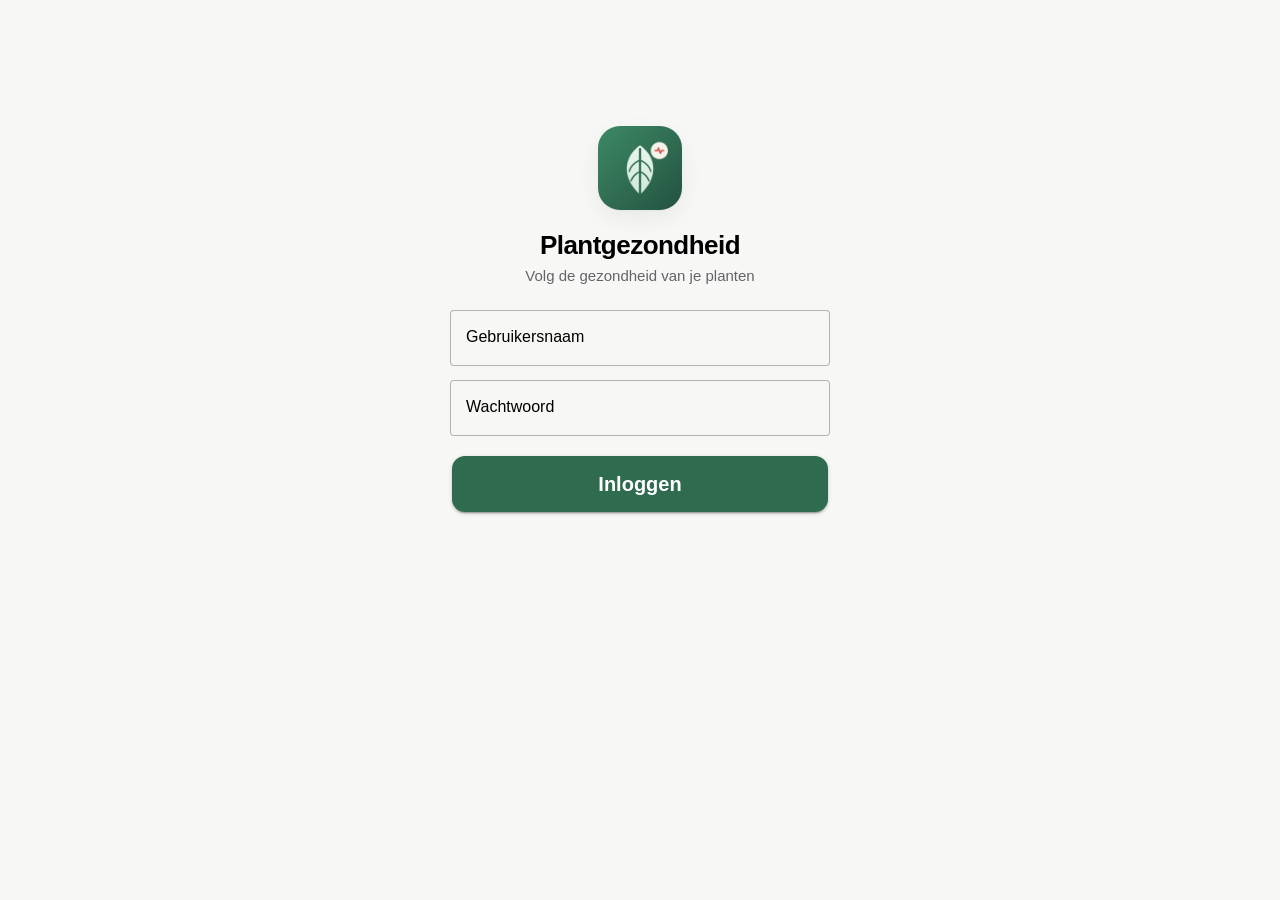
<file: index.html>
<!DOCTYPE html>
<html lang="nl">
<head>
  <meta charset="UTF-8" />
  <meta name="viewport" content="width=device-width, initial-scale=1.0, viewport-fit=cover, user-scalable=no" />
  <title>Plantgezondheid</title>
  <meta name="description" content="Analyseer de gezondheid van je planten met AI" />

  <meta name="theme-color" content="#2f6b4f" media="(prefers-color-scheme: light)" />
  <meta name="theme-color" content="#121b16" media="(prefers-color-scheme: dark)" />
  <meta name="mobile-web-app-capable" content="yes" />
  <meta name="apple-mobile-web-app-capable" content="yes" />
  <meta name="apple-mobile-web-app-status-bar-style" content="black-translucent" />
  <meta name="apple-mobile-web-app-title" content="Planten" />

  <link rel="manifest" href="manifest.webmanifest" />
  <link rel="icon" type="image/png" sizes="192x192" href="icons/icon-192.png" />
  <link rel="apple-touch-icon" href="icons/icon-192.png" />

  <!-- Ionic component library (zelf gehost — geen build-stap, geen CDN-afhankelijkheid) -->
  <link rel="stylesheet" href="vendor/ionic/css/ionic.bundle.css" />
  <link rel="stylesheet" href="vendor/ionic/css/palettes/dark.system.css" />
  <script type="module" src="vendor/ionic/ionic.esm.js"></script>

  <link rel="stylesheet" href="css/theme.css" />
  <script type="module" src="js/app.js"></script>
</head>
<body>
  <ion-app>
    <!-- Views renderen in deze div; overlays (modals) verhuizen naar ion-app zelf en blijven zo staan -->
    <div id="app">
      <div class="boot-splash">
        <img class="boot-logo" src="icons/icon-192.png" alt="" width="72" height="72" />
      </div>
    </div>
  </ion-app>

  <script>
    if ('serviceWorker' in navigator) {
      window.addEventListener('load', () => {
        // update() dwingt een check op een nieuwe sw.js af bij elke start
        navigator.serviceWorker.register('sw.js')
          .then((reg) => reg.update())
          .catch(() => {});
      });
      // Zodra een nieuwe versie de controle overneemt: één keer herladen,
      // zodat de gebruiker direct de nieuwste app ziet (niet pas de 2e keer).
      let hadController = Boolean(navigator.serviceWorker.controller);
      navigator.serviceWorker.addEventListener('controllerchange', () => {
        if (!hadController) { hadController = true; return; } // eerste installatie
        window.location.reload();
      });
    }
  </script>
</body>
</html>
</file>
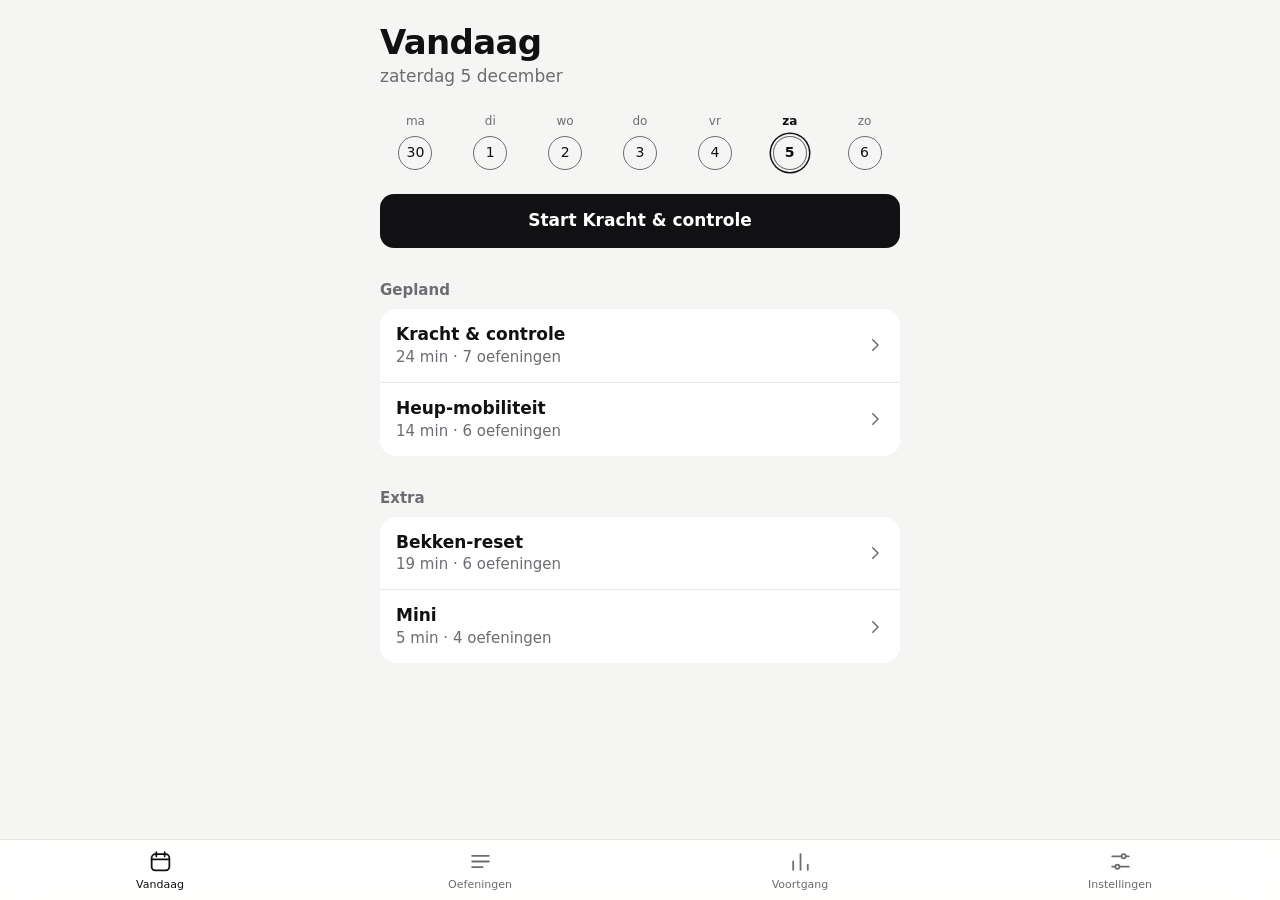
<file: bekken/index.html>
<!DOCTYPE html>
<html lang="nl">
<head>
  <meta charset="UTF-8" />
  <meta name="viewport" content="width=device-width, initial-scale=1.0, viewport-fit=cover, user-scalable=no" />
  <title>Bekken & Heupen</title>
  <meta name="description" content="Dagelijkse oefeningen voor je bekken en heupen, met timer en herhalingsteller" />

  <meta name="theme-color" content="#0f766e" media="(prefers-color-scheme: light)" />
  <meta name="theme-color" content="#0b1416" media="(prefers-color-scheme: dark)" />
  <meta name="mobile-web-app-capable" content="yes" />
  <meta name="apple-mobile-web-app-capable" content="yes" />
  <meta name="apple-mobile-web-app-status-bar-style" content="black-translucent" />
  <meta name="apple-mobile-web-app-title" content="Heupen" />

  <link rel="manifest" href="manifest.webmanifest" />
  <link rel="icon" type="image/png" sizes="192x192" href="icons/icon-192.png" />
  <link rel="apple-touch-icon" href="icons/icon-192.png" />
  <link rel="stylesheet" href="css/style.css" />
  <script type="module" src="js/app.js"></script>
</head>
<body>
  <div id="app"></div>

  <script>
    if ('serviceWorker' in navigator) {
      window.addEventListener('load', () => {
        navigator.serviceWorker.register('sw.js').then((reg) => reg.update()).catch(() => {});
      });
      // Nieuwe versie neemt de controle over: één keer herladen.
      let hadController = Boolean(navigator.serviceWorker.controller);
      navigator.serviceWorker.addEventListener('controllerchange', () => {
        if (!hadController) { hadController = true; return; }
        window.location.reload();
      });
    }
  </script>
</body>
</html>
</file>
<file: vendor/ionic/css/ionic.bundle.css>
:root{--ion-color-primary:#0054e9;--ion-color-primary-rgb:0,84,233;--ion-color-primary-contrast:#fff;--ion-color-primary-contrast-rgb:255,255,255;--ion-color-primary-shade:#004acd;--ion-color-primary-tint:#1a65eb;--ion-color-secondary:#0163aa;--ion-color-secondary-rgb:1,99,170;--ion-color-secondary-contrast:#fff;--ion-color-secondary-contrast-rgb:255,255,255;--ion-color-secondary-shade:#015796;--ion-color-secondary-tint:#1a73b3;--ion-color-tertiary:#6030ff;--ion-color-tertiary-rgb:96,48,255;--ion-color-tertiary-contrast:#fff;--ion-color-tertiary-contrast-rgb:255,255,255;--ion-color-tertiary-shade:#542ae0;--ion-color-tertiary-tint:#7045ff;--ion-color-success:#2dd55b;--ion-color-success-rgb:45,213,91;--ion-color-success-contrast:#000;--ion-color-success-contrast-rgb:0,0,0;--ion-color-success-shade:#28bb50;--ion-color-success-tint:#42d96b;--ion-color-warning:#ffc409;--ion-color-warning-rgb:255,196,9;--ion-color-warning-contrast:#000;--ion-color-warning-contrast-rgb:0,0,0;--ion-color-warning-shade:#e0ac08;--ion-color-warning-tint:#ffca22;--ion-color-danger:#c5000f;--ion-color-danger-rgb:197,0,15;--ion-color-danger-contrast:#fff;--ion-color-danger-contrast-rgb:255,255,255;--ion-color-danger-shade:#ad000d;--ion-color-danger-tint:#cb1a27;--ion-color-light:#f4f5f8;--ion-color-light-rgb:244,245,248;--ion-color-light-contrast:#000;--ion-color-light-contrast-rgb:0,0,0;--ion-color-light-shade:#d7d8da;--ion-color-light-tint:#f5f6f9;--ion-color-medium:#636469;--ion-color-medium-rgb:99,100,105;--ion-color-medium-contrast:#fff;--ion-color-medium-contrast-rgb:255,255,255;--ion-color-medium-shade:#57585c;--ion-color-medium-tint:#737478;--ion-color-dark:#222428;--ion-color-dark-rgb:34,36,40;--ion-color-dark-contrast:#fff;--ion-color-dark-contrast-rgb:255,255,255;--ion-color-dark-shade:#1e2023;--ion-color-dark-tint:#383a3e}html.ios{--ion-default-font:-apple-system,BlinkMacSystemFont,"Helvetica Neue","Roboto",sans-serif}html.md{--ion-default-font:"Roboto","Helvetica Neue",sans-serif}body.backdrop-no-scroll{overflow:hidden}html.ios ion-footer.modal-footer-moving ion-toolbar:first-of-type,html.ios ion-modal ion-footer ion-toolbar:first-of-type,html.ios ion-modal.modal-card ion-header ion-toolbar:first-of-type,html.ios ion-modal.modal-sheet ion-header ion-toolbar:first-of-type{padding-top:6px}html.ios ion-modal.modal-card ion-header ion-toolbar:last-of-type,html.ios ion-modal.modal-sheet ion-header ion-toolbar:last-of-type{padding-bottom:6px}html.ios .modal-footer-moving ion-toolbar,html.ios ion-modal ion-toolbar{padding-right:calc(var(--ion-safe-area-right) + 8px);padding-left:calc(var(--ion-safe-area-left) + 8px)}@media screen and (min-width:768px){html.ios ion-modal.modal-card:first-of-type{--backdrop-opacity:0.18}}ion-modal.modal-default.show-modal~ion-modal.modal-default{--backdrop-opacity:0;--box-shadow:none}html.ios ion-modal.modal-card .ion-page{border-top-left-radius:var(--border-radius)}.ion-color-primary{--ion-color-base:var(--ion-color-primary, #0054e9)!important;--ion-color-base-rgb:var(--ion-color-primary-rgb, 0, 84, 233)!important;--ion-color-contrast:var(--ion-color-primary-contrast, #fff)!important;--ion-color-contrast-rgb:var(--ion-color-primary-contrast-rgb, 255, 255, 255)!important;--ion-color-shade:var(--ion-color-primary-shade, #004acd)!important;--ion-color-tint:var(--ion-color-primary-tint, #1a65eb)!important}.ion-color-secondary{--ion-color-base:var(--ion-color-secondary, #0163aa)!important;--ion-color-base-rgb:var(--ion-color-secondary-rgb, 1, 99, 170)!important;--ion-color-contrast:var(--ion-color-secondary-contrast, #fff)!important;--ion-color-contrast-rgb:var(--ion-color-secondary-contrast-rgb, 255, 255, 255)!important;--ion-color-shade:var(--ion-color-secondary-shade, #015796)!important;--ion-color-tint:var(--ion-color-secondary-tint, #1a73b3)!important}.ion-color-tertiary{--ion-color-base:var(--ion-color-tertiary, #6030ff)!important;--ion-color-base-rgb:var(--ion-color-tertiary-rgb, 96, 48, 255)!important;--ion-color-contrast:var(--ion-color-tertiary-contrast, #fff)!important;--ion-color-contrast-rgb:var(--ion-color-tertiary-contrast-rgb, 255, 255, 255)!important;--ion-color-shade:var(--ion-color-tertiary-shade, #542ae0)!important;--ion-color-tint:var(--ion-color-tertiary-tint, #7045ff)!important}.ion-color-success{--ion-color-base:var(--ion-color-success, #2dd55b)!important;--ion-color-base-rgb:var(--ion-color-success-rgb, 45, 213, 91)!important;--ion-color-contrast:var(--ion-color-success-contrast, #000)!important;--ion-color-contrast-rgb:var(--ion-color-success-contrast-rgb, 0, 0, 0)!important;--ion-color-shade:var(--ion-color-success-shade, #28bb50)!important;--ion-color-tint:var(--ion-color-success-tint, #42d96b)!important}.ion-color-warning{--ion-color-base:var(--ion-color-warning, #ffc409)!important;--ion-color-base-rgb:var(--ion-color-warning-rgb, 255, 196, 9)!important;--ion-color-contrast:var(--ion-color-warning-contrast, #000)!important;--ion-color-contrast-rgb:var(--ion-color-warning-contrast-rgb, 0, 0, 0)!important;--ion-color-shade:var(--ion-color-warning-shade, #e0ac08)!important;--ion-color-tint:var(--ion-color-warning-tint, #ffca22)!important}.ion-color-danger{--ion-color-base:var(--ion-color-danger, #c5000f)!important;--ion-color-base-rgb:var(--ion-color-danger-rgb, 197, 0, 15)!important;--ion-color-contrast:var(--ion-color-danger-contrast, #fff)!important;--ion-color-contrast-rgb:var(--ion-color-danger-contrast-rgb, 255, 255, 255)!important;--ion-color-shade:var(--ion-color-danger-shade, #ad000d)!important;--ion-color-tint:var(--ion-color-danger-tint, #cb1a27)!important}.ion-color-light{--ion-color-base:var(--ion-color-light, #f4f5f8)!important;--ion-color-base-rgb:var(--ion-color-light-rgb, 244, 245, 248)!important;--ion-color-contrast:var(--ion-color-light-contrast, #000)!important;--ion-color-contrast-rgb:var(--ion-color-light-contrast-rgb, 0, 0, 0)!important;--ion-color-shade:var(--ion-color-light-shade, #d7d8da)!important;--ion-color-tint:var(--ion-color-light-tint, #f5f6f9)!important}.ion-color-medium{--ion-color-base:var(--ion-color-medium, #636469)!important;--ion-color-base-rgb:var(--ion-color-medium-rgb, 99, 100, 105)!important;--ion-color-contrast:var(--ion-color-medium-contrast, #fff)!important;--ion-color-contrast-rgb:var(--ion-color-medium-contrast-rgb, 255, 255, 255)!important;--ion-color-shade:var(--ion-color-medium-shade, #57585c)!important;--ion-color-tint:var(--ion-color-medium-tint, #737478)!important}.ion-color-dark{--ion-color-base:var(--ion-color-dark, #222428)!important;--ion-color-base-rgb:var(--ion-color-dark-rgb, 34, 36, 40)!important;--ion-color-contrast:var(--ion-color-dark-contrast, #fff)!important;--ion-color-contrast-rgb:var(--ion-color-dark-contrast-rgb, 255, 255, 255)!important;--ion-color-shade:var(--ion-color-dark-shade, #1e2023)!important;--ion-color-tint:var(--ion-color-dark-tint, #383a3e)!important}.ion-page{left:0;right:0;top:0;bottom:0;display:flex;position:absolute;flex-direction:column;justify-content:space-between;contain:layout size style;z-index:0}.ion-page.ion-page-overlay-passthrough{pointer-events:none}ion-modal>.ion-page{position:relative;contain:layout style;height:100%}.split-pane-visible>.ion-page.split-pane-main{position:relative}.ion-page-hidden,ion-action-sheet-controller,ion-alert-controller,ion-loading-controller,ion-menu-controller,ion-modal-controller,ion-nav-controller,ion-picker-controller,ion-popover-controller,ion-route,ion-route-redirect,ion-router,ion-select-option,ion-toast-controller{display:none!important}.ion-page-invisible{opacity:0}.can-go-back>ion-header ion-back-button{display:block}html.plt-ios.plt-hybrid,html.plt-ios.plt-pwa{--ion-statusbar-padding:20px}@supports(padding-top:20px){html{--ion-safe-area-top:var(--ion-statusbar-padding)}}@supports(padding-top:env(safe-area-inset-top)){html{--ion-safe-area-top:var(--safe-area-inset-top, env(safe-area-inset-top));--ion-safe-area-bottom:var(--safe-area-inset-bottom, env(safe-area-inset-bottom));--ion-safe-area-left:var(--safe-area-inset-left, env(safe-area-inset-left));--ion-safe-area-right:var(--safe-area-inset-right, env(safe-area-inset-right))}}ion-card-header.ion-color .ion-inherit-color,ion-card.ion-color .ion-inherit-color{color:inherit}.menu-content{transform:translate3d(0,0,0)}.menu-content-open{cursor:pointer;touch-action:manipulation;pointer-events:none;overflow-y:hidden}.menu-content-open ion-content{--overflow:hidden}.menu-content-open .ion-content-scroll-host{overflow:hidden}.ios .menu-content-reveal{box-shadow:-8px 0 42px rgba(0,0,0,.08)}[dir=rtl].ios .menu-content-reveal{box-shadow:8px 0 42px rgba(0,0,0,.08)}.md .menu-content-push,.md .menu-content-reveal{box-shadow:4px 0 16px rgba(0,0,0,.18)}ion-accordion-group.accordion-group-expand-inset>ion-accordion:first-of-type{border-top-left-radius:8px;border-top-right-radius:8px}ion-accordion-group.accordion-group-expand-inset>ion-accordion:last-of-type{border-bottom-left-radius:8px;border-bottom-right-radius:8px}ion-accordion-group>ion-accordion:last-of-type ion-item[slot=header]{--border-width:0px}ion-accordion.accordion-animated>[slot=header] .ion-accordion-toggle-icon{transition:transform .3s cubic-bezier(.25, .8, .5, 1)}@media(prefers-reduced-motion:reduce){ion-accordion .ion-accordion-toggle-icon{transition:none!important}}ion-accordion.accordion-expanded>[slot=header] .ion-accordion-toggle-icon,ion-accordion.accordion-expanding>[slot=header] .ion-accordion-toggle-icon{transform:rotate(180deg)}ion-accordion-group.accordion-group-expand-inset.md>ion-accordion.accordion-previous ion-item[slot=header]{--border-width:0px;--inner-border-width:0px}ion-accordion-group.accordion-group-expand-inset.md>ion-accordion.accordion-expanded:first-of-type,ion-accordion-group.accordion-group-expand-inset.md>ion-accordion.accordion-expanding:first-of-type{margin-top:0}ion-input input::-webkit-date-and-time-value{text-align:start}.ion-datetime-button-overlay{--width:fit-content;--height:fit-content}.ion-datetime-button-overlay ion-datetime.datetime-grid{width:320px;min-height:320px}[ion-last-focus],[role=banner][tabindex="-1"]:focus,[role=heading][aria-level="1"][tabindex="-1"]:focus,[role=main][tabindex="-1"]:focus,h1[tabindex="-1"]:focus,header[tabindex="-1"]:focus,main[tabindex="-1"]:focus{outline:0}.popover-viewport:has(>ion-content){overflow:hidden}@supports not selector(:has(> ion-content)){.popover-viewport{overflow:hidden}}audio,canvas,progress,video{vertical-align:baseline}audio:not([controls]){display:none;height:0}b,strong{font-weight:700}img{max-width:100%}hr{height:1px;border-width:0;box-sizing:content-box}pre{overflow:auto}code,kbd,pre,samp{font-family:monospace,monospace;font-size:1em}input,label,select,textarea{font-family:inherit;line-height:normal}textarea{overflow:auto;height:auto;font:inherit;color:inherit}textarea::placeholder{padding-left:2px}form,input,optgroup,select{margin:0;font:inherit;color:inherit}html input[type=button],input[type=reset],input[type=submit]{cursor:pointer;-webkit-appearance:button}.ion-tappable,[tappable],[tappable] div,[tappable] ion-icon,[tappable] ion-label,[tappable] span,a,a div,a ion-icon,a ion-label,a span,button,button div,button ion-icon,button ion-label,button span,input,textarea{touch-action:manipulation}a ion-label,button ion-label{pointer-events:none}button{padding:0;border:0;border-radius:0;font-family:inherit;font-style:inherit;font-variant:inherit;line-height:1;text-transform:none;cursor:pointer;-webkit-appearance:button}[tappable]{cursor:pointer}a[disabled],button[disabled],html input[disabled]{cursor:default}button::-moz-focus-inner,input::-moz-focus-inner{padding:0;border:0}input[type=number]::-webkit-inner-spin-button,input[type=number]::-webkit-outer-spin-button{height:auto}input[type=search]::-webkit-search-cancel-button,input[type=search]::-webkit-search-decoration{-webkit-appearance:none}table{border-collapse:collapse;border-spacing:0}td,th{padding:0}*{box-sizing:border-box;-webkit-tap-highlight-color:transparent;-webkit-touch-callout:none}html{--ion-dynamic-font:-apple-system-body;--ion-font-family:var(--ion-default-font);width:100%;height:100%;-webkit-text-size-adjust:100%;text-size-adjust:100%;font-family:var(--ion-font-family)}html.ion-ce body{display:block}html.plt-pwa{height:100vh}body{background:var(--ion-background-color);color:var(--ion-text-color);-moz-osx-font-smoothing:grayscale;-webkit-font-smoothing:antialiased;margin:0;padding:0;position:fixed;width:100%;max-width:100%;height:100%;max-height:100%;transform:translateZ(0);text-rendering:optimizeLegibility;overflow:hidden;touch-action:manipulation;-webkit-user-drag:none;-ms-content-zooming:none;word-wrap:break-word;overscroll-behavior-y:none;-webkit-text-size-adjust:none;text-size-adjust:none}@supports(-webkit-touch-callout:none){html{font:var(--ion-dynamic-font, 16px var(--ion-font-family))}}a{background-color:transparent;color:var(--ion-color-primary,#0054e9)}h1,h2,h3,h4,h5,h6{margin-top:16px;margin-bottom:10px;font-weight:500;line-height:1.2}h1{margin-top:20px;font-size:1.625rem}h2{margin-top:18px;font-size:1.5rem}h3{font-size:1.375rem}h4{font-size:1.25rem}h5{font-size:1.125rem}h6{font-size:1rem}small{font-size:75%}sub,sup{position:relative;font-size:75%;line-height:0;vertical-align:baseline}sup{top:-.5em}sub{bottom:-.25em}.ion-no-padding{--padding-start:0;--padding-end:0;--padding-top:0;--padding-bottom:0;padding:0}.ion-padding{--padding-start:var(--ion-padding, 16px);--padding-end:var(--ion-padding, 16px);--padding-top:var(--ion-padding, 16px);--padding-bottom:var(--ion-padding, 16px);-webkit-padding-start:var(--ion-padding,16px);padding-inline-start:var(--ion-padding,16px);-webkit-padding-end:var(--ion-padding,16px);padding-inline-end:var(--ion-padding,16px);padding-top:var(--ion-padding,16px);padding-bottom:var(--ion-padding,16px)}.ion-padding-top{--padding-top:var(--ion-padding, 16px);padding-top:var(--ion-padding,16px)}.ion-padding-start{--padding-start:var(--ion-padding, 16px);-webkit-padding-start:var(--ion-padding,16px);padding-inline-start:var(--ion-padding,16px)}.ion-padding-end{--padding-end:var(--ion-padding, 16px);-webkit-padding-end:var(--ion-padding,16px);padding-inline-end:var(--ion-padding,16px)}.ion-padding-bottom{--padding-bottom:var(--ion-padding, 16px);padding-bottom:var(--ion-padding,16px)}.ion-padding-vertical{--padding-top:var(--ion-padding, 16px);--padding-bottom:var(--ion-padding, 16px);padding-top:var(--ion-padding,16px);padding-bottom:var(--ion-padding,16px)}.ion-padding-horizontal{--padding-start:var(--ion-padding, 16px);--padding-end:var(--ion-padding, 16px);-webkit-padding-start:var(--ion-padding,16px);padding-inline-start:var(--ion-padding,16px);-webkit-padding-end:var(--ion-padding,16px);padding-inline-end:var(--ion-padding,16px)}.ion-no-margin{--margin-start:0;--margin-end:0;--margin-top:0;--margin-bottom:0;margin:0}.ion-margin{--margin-start:var(--ion-margin, 16px);--margin-end:var(--ion-margin, 16px);--margin-top:var(--ion-margin, 16px);--margin-bottom:var(--ion-margin, 16px);-webkit-margin-start:var(--ion-margin,16px);margin-inline-start:var(--ion-margin,16px);-webkit-margin-end:var(--ion-margin,16px);margin-inline-end:var(--ion-margin,16px);margin-top:var(--ion-margin,16px);margin-bottom:var(--ion-margin,16px)}.ion-margin-top{--margin-top:var(--ion-margin, 16px);margin-top:var(--ion-margin,16px)}.ion-margin-start{--margin-start:var(--ion-margin, 16px);-webkit-margin-start:var(--ion-margin,16px);margin-inline-start:var(--ion-margin,16px)}.ion-margin-end{--margin-end:var(--ion-margin, 16px);-webkit-margin-end:var(--ion-margin,16px);margin-inline-end:var(--ion-margin,16px)}.ion-margin-bottom{--margin-bottom:var(--ion-margin, 16px);margin-bottom:var(--ion-margin,16px)}.ion-margin-vertical{--margin-top:var(--ion-margin, 16px);--margin-bottom:var(--ion-margin, 16px);margin-top:var(--ion-margin,16px);margin-bottom:var(--ion-margin,16px)}.ion-margin-horizontal{--margin-start:var(--ion-margin, 16px);--margin-end:var(--ion-margin, 16px);-webkit-margin-start:var(--ion-margin,16px);margin-inline-start:var(--ion-margin,16px);-webkit-margin-end:var(--ion-margin,16px);margin-inline-end:var(--ion-margin,16px)}.ion-float-left{float:left!important}.ion-float-right{float:right!important}.ion-float-start{float:left!important}:host-context([dir=rtl]) .ion-float-start{float:right!important}[dir=rtl] .ion-float-start{float:right!important}@supports selector(:dir(rtl)){.ion-float-start:dir(rtl){float:right!important}.ion-float-end:dir(rtl){float:left!important}}.ion-float-end{float:right!important}:host-context([dir=rtl]) .ion-float-end{float:left!important}[dir=rtl] .ion-float-end{float:left!important}.ion-text-center{text-align:center!important}.ion-text-justify{text-align:justify!important}.ion-text-start{text-align:start!important}.ion-text-end{text-align:end!important}.ion-text-left{text-align:left!important}.ion-text-right{text-align:right!important}.ion-text-nowrap{white-space:nowrap!important}.ion-text-wrap{white-space:normal!important}.ion-text-uppercase{text-transform:uppercase!important}.ion-text-lowercase{text-transform:lowercase!important}.ion-text-capitalize{text-transform:capitalize!important}.ion-align-content-start{align-content:flex-start!important}.ion-align-content-end{align-content:flex-end!important}.ion-align-content-center{align-content:center!important}.ion-align-content-between{align-content:space-between!important}.ion-align-content-around{align-content:space-around!important}.ion-align-content-stretch{align-content:stretch!important}.ion-align-items-start{align-items:start!important}.ion-align-items-end{align-items:end!important}.ion-align-items-center{align-items:center!important}.ion-align-items-stretch{align-items:stretch!important}.ion-align-items-baseline{align-items:baseline!important}.ion-align-self-start{align-self:start!important}.ion-align-self-end{align-self:end!important}.ion-align-self-center{align-self:center!important}.ion-align-self-stretch{align-self:stretch!important}.ion-align-self-baseline{align-self:baseline!important}.ion-align-self-auto{align-self:auto!important}@media(min-width:576px){.ion-float-sm-left{float:left!important}.ion-float-sm-right{float:right!important}.ion-float-sm-start{float:left!important}:host-context([dir=rtl]) .ion-float-sm-start{float:right!important}[dir=rtl] .ion-float-sm-start{float:right!important}@supports selector(:dir(rtl)){.ion-float-sm-start:dir(rtl){float:right!important}.ion-float-sm-end:dir(rtl){float:left!important}}.ion-float-sm-end{float:right!important}:host-context([dir=rtl]) .ion-float-sm-end{float:left!important}[dir=rtl] .ion-float-sm-end{float:left!important}.ion-text-sm-center{text-align:center!important}.ion-text-sm-justify{text-align:justify!important}.ion-text-sm-start{text-align:start!important}.ion-text-sm-end{text-align:end!important}.ion-text-sm-left{text-align:left!important}.ion-text-sm-right{text-align:right!important}.ion-text-sm-nowrap{white-space:nowrap!important}.ion-text-sm-wrap{white-space:normal!important}.ion-text-sm-uppercase{text-transform:uppercase!important}.ion-text-sm-lowercase{text-transform:lowercase!important}.ion-text-sm-capitalize{text-transform:capitalize!important}.ion-align-content-sm-start{align-content:flex-start!important}.ion-align-content-sm-end{align-content:flex-end!important}.ion-align-content-sm-center{align-content:center!important}.ion-align-content-sm-between{align-content:space-between!important}.ion-align-content-sm-around{align-content:space-around!important}.ion-align-content-sm-stretch{align-content:stretch!important}.ion-align-items-sm-start{align-items:start!important}.ion-align-items-sm-end{align-items:end!important}.ion-align-items-sm-center{align-items:center!important}.ion-align-items-sm-stretch{align-items:stretch!important}.ion-align-items-sm-baseline{align-items:baseline!important}.ion-align-self-sm-start{align-self:start!important}.ion-align-self-sm-end{align-self:end!important}.ion-align-self-sm-center{align-self:center!important}.ion-align-self-sm-stretch{align-self:stretch!important}.ion-align-self-sm-baseline{align-self:baseline!important}.ion-align-self-sm-auto{align-self:auto!important}}@media(min-width:768px){.ion-float-md-left{float:left!important}.ion-float-md-right{float:right!important}.ion-float-md-start{float:left!important}:host-context([dir=rtl]) .ion-float-md-start{float:right!important}[dir=rtl] .ion-float-md-start{float:right!important}@supports selector(:dir(rtl)){.ion-float-md-start:dir(rtl){float:right!important}.ion-float-md-end:dir(rtl){float:left!important}}.ion-float-md-end{float:right!important}:host-context([dir=rtl]) .ion-float-md-end{float:left!important}[dir=rtl] .ion-float-md-end{float:left!important}.ion-text-md-center{text-align:center!important}.ion-text-md-justify{text-align:justify!important}.ion-text-md-start{text-align:start!important}.ion-text-md-end{text-align:end!important}.ion-text-md-left{text-align:left!important}.ion-text-md-right{text-align:right!important}.ion-text-md-nowrap{white-space:nowrap!important}.ion-text-md-wrap{white-space:normal!important}.ion-text-md-uppercase{text-transform:uppercase!important}.ion-text-md-lowercase{text-transform:lowercase!important}.ion-text-md-capitalize{text-transform:capitalize!important}.ion-align-content-md-start{align-content:flex-start!important}.ion-align-content-md-end{align-content:flex-end!important}.ion-align-content-md-center{align-content:center!important}.ion-align-content-md-between{align-content:space-between!important}.ion-align-content-md-around{align-content:space-around!important}.ion-align-content-md-stretch{align-content:stretch!important}.ion-align-items-md-start{align-items:start!important}.ion-align-items-md-end{align-items:end!important}.ion-align-items-md-center{align-items:center!important}.ion-align-items-md-stretch{align-items:stretch!important}.ion-align-items-md-baseline{align-items:baseline!important}.ion-align-self-md-start{align-self:start!important}.ion-align-self-md-end{align-self:end!important}.ion-align-self-md-center{align-self:center!important}.ion-align-self-md-stretch{align-self:stretch!important}.ion-align-self-md-baseline{align-self:baseline!important}.ion-align-self-md-auto{align-self:auto!important}}@media(min-width:992px){.ion-float-lg-left{float:left!important}.ion-float-lg-right{float:right!important}.ion-float-lg-start{float:left!important}:host-context([dir=rtl]) .ion-float-lg-start{float:right!important}[dir=rtl] .ion-float-lg-start{float:right!important}@supports selector(:dir(rtl)){.ion-float-lg-start:dir(rtl){float:right!important}.ion-float-lg-end:dir(rtl){float:left!important}}.ion-float-lg-end{float:right!important}:host-context([dir=rtl]) .ion-float-lg-end{float:left!important}[dir=rtl] .ion-float-lg-end{float:left!important}.ion-text-lg-center{text-align:center!important}.ion-text-lg-justify{text-align:justify!important}.ion-text-lg-start{text-align:start!important}.ion-text-lg-end{text-align:end!important}.ion-text-lg-left{text-align:left!important}.ion-text-lg-right{text-align:right!important}.ion-text-lg-nowrap{white-space:nowrap!important}.ion-text-lg-wrap{white-space:normal!important}.ion-text-lg-uppercase{text-transform:uppercase!important}.ion-text-lg-lowercase{text-transform:lowercase!important}.ion-text-lg-capitalize{text-transform:capitalize!important}.ion-align-content-lg-start{align-content:flex-start!important}.ion-align-content-lg-end{align-content:flex-end!important}.ion-align-content-lg-center{align-content:center!important}.ion-align-content-lg-between{align-content:space-between!important}.ion-align-content-lg-around{align-content:space-around!important}.ion-align-content-lg-stretch{align-content:stretch!important}.ion-align-items-lg-start{align-items:start!important}.ion-align-items-lg-end{align-items:end!important}.ion-align-items-lg-center{align-items:center!important}.ion-align-items-lg-stretch{align-items:stretch!important}.ion-align-items-lg-baseline{align-items:baseline!important}.ion-align-self-lg-start{align-self:start!important}.ion-align-self-lg-end{align-self:end!important}.ion-align-self-lg-center{align-self:center!important}.ion-align-self-lg-stretch{align-self:stretch!important}.ion-align-self-lg-baseline{align-self:baseline!important}.ion-align-self-lg-auto{align-self:auto!important}}@media(min-width:1200px){.ion-float-xl-left{float:left!important}.ion-float-xl-right{float:right!important}.ion-float-xl-start{float:left!important}:host-context([dir=rtl]) .ion-float-xl-start{float:right!important}[dir=rtl] .ion-float-xl-start{float:right!important}@supports selector(:dir(rtl)){.ion-float-xl-start:dir(rtl){float:right!important}.ion-float-xl-end:dir(rtl){float:left!important}}.ion-float-xl-end{float:right!important}:host-context([dir=rtl]) .ion-float-xl-end{float:left!important}[dir=rtl] .ion-float-xl-end{float:left!important}.ion-text-xl-center{text-align:center!important}.ion-text-xl-justify{text-align:justify!important}.ion-text-xl-start{text-align:start!important}.ion-text-xl-end{text-align:end!important}.ion-text-xl-left{text-align:left!important}.ion-text-xl-right{text-align:right!important}.ion-text-xl-nowrap{white-space:nowrap!important}.ion-text-xl-wrap{white-space:normal!important}.ion-text-xl-uppercase{text-transform:uppercase!important}.ion-text-xl-lowercase{text-transform:lowercase!important}.ion-text-xl-capitalize{text-transform:capitalize!important}.ion-align-content-xl-start{align-content:flex-start!important}.ion-align-content-xl-end{align-content:flex-end!important}.ion-align-content-xl-center{align-content:center!important}.ion-align-content-xl-between{align-content:space-between!important}.ion-align-content-xl-around{align-content:space-around!important}.ion-align-content-xl-stretch{align-content:stretch!important}.ion-align-items-xl-start{align-items:start!important}.ion-align-items-xl-end{align-items:end!important}.ion-align-items-xl-center{align-items:center!important}.ion-align-items-xl-stretch{align-items:stretch!important}.ion-align-items-xl-baseline{align-items:baseline!important}.ion-align-self-xl-start{align-self:start!important}.ion-align-self-xl-end{align-self:end!important}.ion-align-self-xl-center{align-self:center!important}.ion-align-self-xl-stretch{align-self:stretch!important}.ion-align-self-xl-baseline{align-self:baseline!important}.ion-align-self-xl-auto{align-self:auto!important}}.ion-justify-content-start{justify-content:flex-start!important}.ion-justify-content-end{justify-content:flex-end!important}.ion-justify-content-center{justify-content:center!important}.ion-justify-content-between{justify-content:space-between!important}.ion-justify-content-around{justify-content:space-around!important}.ion-justify-content-evenly{justify-content:space-evenly!important}@media(min-width:576px){.ion-justify-content-sm-start{justify-content:flex-start!important}.ion-justify-content-sm-end{justify-content:flex-end!important}.ion-justify-content-sm-center{justify-content:center!important}.ion-justify-content-sm-between{justify-content:space-between!important}.ion-justify-content-sm-around{justify-content:space-around!important}.ion-justify-content-sm-evenly{justify-content:space-evenly!important}}@media(min-width:768px){.ion-justify-content-md-start{justify-content:flex-start!important}.ion-justify-content-md-end{justify-content:flex-end!important}.ion-justify-content-md-center{justify-content:center!important}.ion-justify-content-md-between{justify-content:space-between!important}.ion-justify-content-md-around{justify-content:space-around!important}.ion-justify-content-md-evenly{justify-content:space-evenly!important}}@media(min-width:992px){.ion-justify-content-lg-start{justify-content:flex-start!important}.ion-justify-content-lg-end{justify-content:flex-end!important}.ion-justify-content-lg-center{justify-content:center!important}.ion-justify-content-lg-between{justify-content:space-between!important}.ion-justify-content-lg-around{justify-content:space-around!important}.ion-justify-content-lg-evenly{justify-content:space-evenly!important}}@media(min-width:1200px){.ion-justify-content-xl-start{justify-content:flex-start!important}.ion-justify-content-xl-end{justify-content:flex-end!important}.ion-justify-content-xl-center{justify-content:center!important}.ion-justify-content-xl-between{justify-content:space-between!important}.ion-justify-content-xl-around{justify-content:space-around!important}.ion-justify-content-xl-evenly{justify-content:space-evenly!important}}.ion-flex-row{flex-direction:row!important}.ion-flex-row-reverse{flex-direction:row-reverse!important}.ion-flex-column{flex-direction:column!important}.ion-flex-column-reverse{flex-direction:column-reverse!important}@media(min-width:576px){.ion-flex-sm-row{flex-direction:row!important}.ion-flex-sm-row-reverse{flex-direction:row-reverse!important}.ion-flex-sm-column{flex-direction:column!important}.ion-flex-sm-column-reverse{flex-direction:column-reverse!important}}@media(min-width:768px){.ion-flex-md-row{flex-direction:row!important}.ion-flex-md-row-reverse{flex-direction:row-reverse!important}.ion-flex-md-column{flex-direction:column!important}.ion-flex-md-column-reverse{flex-direction:column-reverse!important}}@media(min-width:992px){.ion-flex-lg-row{flex-direction:row!important}.ion-flex-lg-row-reverse{flex-direction:row-reverse!important}.ion-flex-lg-column{flex-direction:column!important}.ion-flex-lg-column-reverse{flex-direction:column-reverse!important}}@media(min-width:1200px){.ion-flex-xl-row{flex-direction:row!important}.ion-flex-xl-row-reverse{flex-direction:row-reverse!important}.ion-flex-xl-column{flex-direction:column!important}.ion-flex-xl-column-reverse{flex-direction:column-reverse!important}}.ion-wrap{flex-wrap:wrap!important}.ion-nowrap{flex-wrap:nowrap!important}.ion-wrap-reverse{flex-wrap:wrap-reverse!important}.ion-flex-wrap{flex-wrap:wrap!important}.ion-flex-nowrap{flex-wrap:nowrap!important}.ion-flex-wrap-reverse{flex-wrap:wrap-reverse!important}@media(min-width:576px){.ion-flex-sm-wrap{flex-wrap:wrap!important}.ion-flex-sm-nowrap{flex-wrap:nowrap!important}.ion-flex-sm-wrap-reverse{flex-wrap:wrap-reverse!important}}@media(min-width:768px){.ion-flex-md-wrap{flex-wrap:wrap!important}.ion-flex-md-nowrap{flex-wrap:nowrap!important}.ion-flex-md-wrap-reverse{flex-wrap:wrap-reverse!important}}@media(min-width:992px){.ion-flex-lg-wrap{flex-wrap:wrap!important}.ion-flex-lg-nowrap{flex-wrap:nowrap!important}.ion-flex-lg-wrap-reverse{flex-wrap:wrap-reverse!important}}@media(min-width:1200px){.ion-flex-xl-wrap{flex-wrap:wrap!important}.ion-flex-xl-nowrap{flex-wrap:nowrap!important}.ion-flex-xl-wrap-reverse{flex-wrap:wrap-reverse!important}}.ion-flex-1{flex:1!important}.ion-flex-auto{flex:auto!important}.ion-flex-initial{flex:initial!important}.ion-flex-none{flex:none!important}@media(min-width:576px){.ion-flex-sm-1{flex:1!important}.ion-flex-sm-auto{flex:auto!important}.ion-flex-sm-initial{flex:initial!important}.ion-flex-sm-none{flex:none!important}}@media(min-width:768px){.ion-flex-md-1{flex:1!important}.ion-flex-md-auto{flex:auto!important}.ion-flex-md-initial{flex:initial!important}.ion-flex-md-none{flex:none!important}}@media(min-width:992px){.ion-flex-lg-1{flex:1!important}.ion-flex-lg-auto{flex:auto!important}.ion-flex-lg-initial{flex:initial!important}.ion-flex-lg-none{flex:none!important}}@media(min-width:1200px){.ion-flex-xl-1{flex:1!important}.ion-flex-xl-auto{flex:auto!important}.ion-flex-xl-initial{flex:initial!important}.ion-flex-xl-none{flex:none!important}}.ion-flex-grow-0{flex-grow:0!important}.ion-flex-grow-1{flex-grow:1!important}.ion-flex-shrink-0{flex-shrink:0!important}.ion-flex-shrink-1{flex-shrink:1!important}.ion-order-first{order:-1!important}.ion-order-0{order:0!important}.ion-order-1{order:1!important}.ion-order-2{order:2!important}.ion-order-3{order:3!important}.ion-order-4{order:4!important}.ion-order-5{order:5!important}.ion-order-6{order:6!important}.ion-order-7{order:7!important}.ion-order-8{order:8!important}.ion-order-9{order:9!important}.ion-order-10{order:10!important}.ion-order-11{order:11!important}.ion-order-12{order:12!important}.ion-order-last{order:13!important}.ion-hide,.ion-hide-down,.ion-hide-up{display:none!important}@media(max-width:575.98px){.ion-hide-sm-down{display:none!important}}@media(max-width:767.98px){.ion-hide-md-down{display:none!important}}@media(max-width:991.98px){.ion-hide-lg-down{display:none!important}}@media(max-width:1199.98px){.ion-hide-xl-down{display:none!important}}.ion-display-none{display:none!important}@media(min-width:576px){.ion-flex-sm-grow-0{flex-grow:0!important}.ion-flex-sm-grow-1{flex-grow:1!important}.ion-flex-sm-shrink-0{flex-shrink:0!important}.ion-flex-sm-shrink-1{flex-shrink:1!important}.ion-order-sm-first{order:-1!important}.ion-order-sm-0{order:0!important}.ion-order-sm-1{order:1!important}.ion-order-sm-2{order:2!important}.ion-order-sm-3{order:3!important}.ion-order-sm-4{order:4!important}.ion-order-sm-5{order:5!important}.ion-order-sm-6{order:6!important}.ion-order-sm-7{order:7!important}.ion-order-sm-8{order:8!important}.ion-order-sm-9{order:9!important}.ion-order-sm-10{order:10!important}.ion-order-sm-11{order:11!important}.ion-order-sm-12{order:12!important}.ion-order-sm-last{order:13!important}.ion-display-sm-none,.ion-hide-sm-up{display:none!important}}@media(min-width:768px){.ion-flex-md-grow-0{flex-grow:0!important}.ion-flex-md-grow-1{flex-grow:1!important}.ion-flex-md-shrink-0{flex-shrink:0!important}.ion-flex-md-shrink-1{flex-shrink:1!important}.ion-order-md-first{order:-1!important}.ion-order-md-0{order:0!important}.ion-order-md-1{order:1!important}.ion-order-md-2{order:2!important}.ion-order-md-3{order:3!important}.ion-order-md-4{order:4!important}.ion-order-md-5{order:5!important}.ion-order-md-6{order:6!important}.ion-order-md-7{order:7!important}.ion-order-md-8{order:8!important}.ion-order-md-9{order:9!important}.ion-order-md-10{order:10!important}.ion-order-md-11{order:11!important}.ion-order-md-12{order:12!important}.ion-order-md-last{order:13!important}.ion-display-md-none,.ion-hide-md-up{display:none!important}}@media(min-width:992px){.ion-flex-lg-grow-0{flex-grow:0!important}.ion-flex-lg-grow-1{flex-grow:1!important}.ion-flex-lg-shrink-0{flex-shrink:0!important}.ion-flex-lg-shrink-1{flex-shrink:1!important}.ion-order-lg-first{order:-1!important}.ion-order-lg-0{order:0!important}.ion-order-lg-1{order:1!important}.ion-order-lg-2{order:2!important}.ion-order-lg-3{order:3!important}.ion-order-lg-4{order:4!important}.ion-order-lg-5{order:5!important}.ion-order-lg-6{order:6!important}.ion-order-lg-7{order:7!important}.ion-order-lg-8{order:8!important}.ion-order-lg-9{order:9!important}.ion-order-lg-10{order:10!important}.ion-order-lg-11{order:11!important}.ion-order-lg-12{order:12!important}.ion-order-lg-last{order:13!important}.ion-display-lg-none,.ion-hide-lg-up{display:none!important}}@media(min-width:1200px){.ion-flex-xl-grow-0{flex-grow:0!important}.ion-flex-xl-grow-1{flex-grow:1!important}.ion-flex-xl-shrink-0{flex-shrink:0!important}.ion-flex-xl-shrink-1{flex-shrink:1!important}.ion-order-xl-first{order:-1!important}.ion-order-xl-0{order:0!important}.ion-order-xl-1{order:1!important}.ion-order-xl-2{order:2!important}.ion-order-xl-3{order:3!important}.ion-order-xl-4{order:4!important}.ion-order-xl-5{order:5!important}.ion-order-xl-6{order:6!important}.ion-order-xl-7{order:7!important}.ion-order-xl-8{order:8!important}.ion-order-xl-9{order:9!important}.ion-order-xl-10{order:10!important}.ion-order-xl-11{order:11!important}.ion-order-xl-12{order:12!important}.ion-order-xl-last{order:13!important}.ion-display-xl-none,.ion-hide-xl-up{display:none!important}.ion-display-xl-inline{display:inline!important}}.ion-display-inline{display:inline!important}@media(min-width:576px){.ion-display-sm-inline{display:inline!important}}@media(min-width:768px){.ion-display-md-inline{display:inline!important}}@media(min-width:992px){.ion-display-lg-inline{display:inline!important}.ion-display-lg-inline-block{display:inline-block!important}}.ion-display-inline-block{display:inline-block!important}@media(min-width:576px){.ion-display-sm-inline-block{display:inline-block!important}}@media(min-width:768px){.ion-display-md-inline-block{display:inline-block!important}}@media(min-width:1200px){.ion-display-xl-inline-block{display:inline-block!important}.ion-display-xl-block{display:block!important}}.ion-display-block{display:block!important}@media(min-width:576px){.ion-display-sm-block{display:block!important}}@media(min-width:768px){.ion-display-md-block{display:block!important}}@media(min-width:992px){.ion-display-lg-block{display:block!important}.ion-display-lg-flex{display:flex!important}}.ion-display-flex{display:flex!important}@media(min-width:576px){.ion-display-sm-flex{display:flex!important}}@media(min-width:768px){.ion-display-md-flex{display:flex!important}}@media(min-width:1200px){.ion-display-xl-flex{display:flex!important}.ion-display-xl-inline-flex{display:inline-flex!important}}.ion-display-inline-flex{display:inline-flex!important}@media(min-width:576px){.ion-display-sm-inline-flex{display:inline-flex!important}}@media(min-width:768px){.ion-display-md-inline-flex{display:inline-flex!important}}@media(min-width:992px){.ion-display-lg-inline-flex{display:inline-flex!important}.ion-display-lg-grid{display:grid!important}}.ion-display-grid{display:grid!important}@media(min-width:576px){.ion-display-sm-grid{display:grid!important}}@media(min-width:768px){.ion-display-md-grid{display:grid!important}}@media(min-width:1200px){.ion-display-xl-grid{display:grid!important}.ion-display-xl-inline-grid{display:inline-grid!important}}.ion-display-inline-grid{display:inline-grid!important}@media(min-width:576px){.ion-display-sm-inline-grid{display:inline-grid!important}}@media(min-width:768px){.ion-display-md-inline-grid{display:inline-grid!important}}@media(min-width:992px){.ion-display-lg-inline-grid{display:inline-grid!important}.ion-display-lg-table{display:table!important}}.ion-display-table{display:table!important}@media(min-width:576px){.ion-display-sm-table{display:table!important}}@media(min-width:768px){.ion-display-md-table{display:table!important}}@media(min-width:1200px){.ion-display-xl-table{display:table!important}.ion-display-xl-table-cell{display:table-cell!important}}.ion-display-table-cell{display:table-cell!important}@media(min-width:576px){.ion-display-sm-table-cell{display:table-cell!important}}@media(min-width:768px){.ion-display-md-table-cell{display:table-cell!important}}@media(min-width:992px){.ion-display-lg-table-cell{display:table-cell!important}.ion-display-lg-table-row{display:table-row!important}}.ion-display-table-row{display:table-row!important}@media(min-width:576px){.ion-display-sm-table-row{display:table-row!important}}@media(min-width:768px){.ion-display-md-table-row{display:table-row!important}}@media(min-width:1200px){.ion-display-xl-table-row{display:table-row!important}}
</file>
<file: vendor/ionic/css/palettes/dark.system.css>
@media(prefers-color-scheme: dark){:root{--ion-color-primary: #4d8dff;--ion-color-primary-rgb: 77, 141, 255;--ion-color-primary-contrast: #000;--ion-color-primary-contrast-rgb: 0, 0, 0;--ion-color-primary-shade: #447ce0;--ion-color-primary-tint: #5f98ff;--ion-color-secondary: #46b1ff;--ion-color-secondary-rgb: 70, 177, 255;--ion-color-secondary-contrast: #000;--ion-color-secondary-contrast-rgb: 0, 0, 0;--ion-color-secondary-shade: #3e9ce0;--ion-color-secondary-tint: #59b9ff;--ion-color-tertiary: #8482fb;--ion-color-tertiary-rgb: 132, 130, 251;--ion-color-tertiary-contrast: #000;--ion-color-tertiary-contrast-rgb: 0, 0, 0;--ion-color-tertiary-shade: #7472dd;--ion-color-tertiary-tint: #908ffb;--ion-color-success: #2dd55b;--ion-color-success-rgb: 45, 213, 91;--ion-color-success-contrast: #000;--ion-color-success-contrast-rgb: 0, 0, 0;--ion-color-success-shade: #28bb50;--ion-color-success-tint: #42d96b;--ion-color-warning: #ffce31;--ion-color-warning-rgb: 255, 206, 49;--ion-color-warning-contrast: #000;--ion-color-warning-contrast-rgb: 0, 0, 0;--ion-color-warning-shade: #e0b52b;--ion-color-warning-tint: #ffd346;--ion-color-danger: #f24c58;--ion-color-danger-rgb: 242, 76, 88;--ion-color-danger-contrast: #000;--ion-color-danger-contrast-rgb: 0, 0, 0;--ion-color-danger-shade: #d5434d;--ion-color-danger-tint: #f35e69;--ion-color-light: #222428;--ion-color-light-rgb: 34, 36, 40;--ion-color-light-contrast: #fff;--ion-color-light-contrast-rgb: 255, 255, 255;--ion-color-light-shade: #1e2023;--ion-color-light-tint: #383a3e;--ion-color-medium: #989aa2;--ion-color-medium-rgb: 152, 154, 162;--ion-color-medium-contrast: #000;--ion-color-medium-contrast-rgb: 0, 0, 0;--ion-color-medium-shade: #86888f;--ion-color-medium-tint: #a2a4ab;--ion-color-dark: #f4f5f8;--ion-color-dark-rgb: 244, 245, 248;--ion-color-dark-contrast: #000;--ion-color-dark-contrast-rgb: 0, 0, 0;--ion-color-dark-shade: #d7d8da;--ion-color-dark-tint: #f5f6f9}:root.ios{--ion-background-color: #000000;--ion-background-color-rgb: 0, 0, 0;--ion-text-color: #ffffff;--ion-text-color-rgb: 255, 255, 255;--ion-background-color-step-50: #0d0d0d;--ion-background-color-step-100: #1a1a1a;--ion-background-color-step-150: #262626;--ion-background-color-step-200: #333333;--ion-background-color-step-250: #404040;--ion-background-color-step-300: #4d4d4d;--ion-background-color-step-350: #595959;--ion-background-color-step-400: #666666;--ion-background-color-step-450: #737373;--ion-background-color-step-500: #808080;--ion-background-color-step-550: #8c8c8c;--ion-background-color-step-600: #999999;--ion-background-color-step-650: #a6a6a6;--ion-background-color-step-700: #b3b3b3;--ion-background-color-step-750: #bfbfbf;--ion-background-color-step-800: #cccccc;--ion-background-color-step-850: #d9d9d9;--ion-background-color-step-900: #e6e6e6;--ion-background-color-step-950: #f2f2f2;--ion-text-color-step-50: #f2f2f2;--ion-text-color-step-100: #e6e6e6;--ion-text-color-step-150: #d9d9d9;--ion-text-color-step-200: #cccccc;--ion-text-color-step-250: #bfbfbf;--ion-text-color-step-300: #b3b3b3;--ion-text-color-step-350: #a6a6a6;--ion-text-color-step-400: #999999;--ion-text-color-step-450: #8c8c8c;--ion-text-color-step-500: #808080;--ion-text-color-step-550: #737373;--ion-text-color-step-600: #666666;--ion-text-color-step-650: #595959;--ion-text-color-step-700: #4d4d4d;--ion-text-color-step-750: #404040;--ion-text-color-step-800: #333333;--ion-text-color-step-850: #262626;--ion-text-color-step-900: #1a1a1a;--ion-text-color-step-950: #0d0d0d;--ion-item-background: #000000;--ion-tab-bar-background-focused: #252525;--ion-card-background: #1c1c1d}:root.ios ion-modal{--ion-background-color: var(--ion-color-step-100, var(--ion-background-color-step-100));--ion-toolbar-background: var(--ion-color-step-150, var(--ion-background-color-step-150));--ion-toolbar-border-color: var(--ion-color-step-250, var(--ion-background-color-step-250))}:root.md{--ion-background-color: #121212;--ion-background-color-rgb: 18, 18, 18;--ion-text-color: #ffffff;--ion-text-color-rgb: 255, 255, 255;--ion-background-color-step-50: #1e1e1e;--ion-background-color-step-100: #2a2a2a;--ion-background-color-step-150: #363636;--ion-background-color-step-200: #414141;--ion-background-color-step-250: #4d4d4d;--ion-background-color-step-300: #595959;--ion-background-color-step-350: #656565;--ion-background-color-step-400: #717171;--ion-background-color-step-450: #7d7d7d;--ion-background-color-step-500: #898989;--ion-background-color-step-550: #949494;--ion-background-color-step-600: #a0a0a0;--ion-background-color-step-650: #acacac;--ion-background-color-step-700: #b8b8b8;--ion-background-color-step-750: #c4c4c4;--ion-background-color-step-800: #d0d0d0;--ion-background-color-step-850: #dbdbdb;--ion-background-color-step-900: #e7e7e7;--ion-background-color-step-950: #f3f3f3;--ion-text-color-step-50: #f3f3f3;--ion-text-color-step-100: #e7e7e7;--ion-text-color-step-150: #dbdbdb;--ion-text-color-step-200: #d0d0d0;--ion-text-color-step-250: #c4c4c4;--ion-text-color-step-300: #b8b8b8;--ion-text-color-step-350: #acacac;--ion-text-color-step-400: #a0a0a0;--ion-text-color-step-450: #949494;--ion-text-color-step-500: #898989;--ion-text-color-step-550: #7d7d7d;--ion-text-color-step-600: #717171;--ion-text-color-step-650: #656565;--ion-text-color-step-700: #595959;--ion-text-color-step-750: #4d4d4d;--ion-text-color-step-800: #414141;--ion-text-color-step-850: #363636;--ion-text-color-step-900: #2a2a2a;--ion-text-color-step-950: #1e1e1e;--ion-item-background: #1e1e1e;--ion-toolbar-background: #1f1f1f;--ion-tab-bar-background: #1f1f1f;--ion-tab-bar-background-focused: #353535;--ion-card-background: #1e1e1e}}/*# sourceMappingURL=dark.system.css.map */
</file>
<file: css/theme.css>
/* ====== Plantgezondheid — clean & modern thema bovenop Ionic ====== */

:root {
  --ion-color-primary: #2f6b4f;
  --ion-color-primary-rgb: 47, 107, 79;
  --ion-color-primary-contrast: #ffffff;
  --ion-color-primary-contrast-rgb: 255, 255, 255;
  --ion-color-primary-shade: #295e46;
  --ion-color-primary-tint: #447a61;

  --ion-color-success: #2e9e5b;
  --ion-color-success-rgb: 46, 158, 91;
  --ion-color-success-contrast: #ffffff;
  --ion-color-success-contrast-rgb: 255, 255, 255;
  --ion-color-success-shade: #288b50;
  --ion-color-success-tint: #43a86b;

  --ion-color-warning: #d98a1f;
  --ion-color-warning-rgb: 217, 138, 31;
  --ion-color-warning-contrast: #ffffff;
  --ion-color-warning-contrast-rgb: 255, 255, 255;
  --ion-color-warning-shade: #bf791b;
  --ion-color-warning-tint: #dd9635;

  --ion-background-color: #f7f7f5;
  --ion-background-color-rgb: 247, 247, 245;
  --ion-toolbar-background: #f7f7f5;
  --ion-card-background: #ffffff;
  --ion-item-background: #ffffff;

  --pg-ring-track: rgba(47, 107, 79, 0.1);
  --pg-border: 1px solid rgba(24, 44, 34, 0.09);
  --pg-shadow: 0 1px 2px rgba(24, 44, 34, 0.04), 0 8px 24px rgba(24, 44, 34, 0.06);
  --pg-radius: 18px;
  --pg-photo-bg: #33523f;
}

@media (prefers-color-scheme: dark) {
  :root {
    --ion-background-color: #101413;
    --ion-background-color-rgb: 16, 20, 19;
    --ion-toolbar-background: #101413;
    --ion-card-background: #191f1d;
    --ion-item-background: #191f1d;

    --ion-color-primary: #7cc5a1;
    --ion-color-primary-rgb: 124, 197, 161;
    --ion-color-primary-contrast: #0c1710;
    --ion-color-primary-contrast-rgb: 12, 23, 16;
    --ion-color-primary-shade: #6dad8e;
    --ion-color-primary-tint: #89cbaa;

    --pg-ring-track: rgba(124, 197, 161, 0.14);
    --pg-border: 1px solid rgba(255, 255, 255, 0.09);
    --pg-shadow: 0 1px 2px rgba(0, 0, 0, 0.3), 0 8px 24px rgba(0, 0, 0, 0.35);
    --pg-photo-bg: #22322a;
  }
}

/* ====== basis ====== */

ion-button {
  --border-radius: 13px;
  font-weight: 600;
  text-transform: none;
  letter-spacing: 0;
}

ion-list[inset] {
  border-radius: var(--pg-radius);
  border: var(--pg-border);
  box-shadow: none;
}

ion-list-header ion-label {
  font-size: 13px;
  font-weight: 600;
  text-transform: uppercase;
  letter-spacing: 0.06em;
  color: var(--ion-color-medium);
}

ion-thumbnail {
  --border-radius: 10px;
  --size: 52px;
}

ion-fab-button {
  --box-shadow: 0 6px 20px rgba(var(--ion-color-primary-rgb), 0.35);
}

.page-title {
  padding: 4px 20px 14px;
}
.page-title h1 {
  margin: 0;
  font-size: 30px;
  font-weight: 800;
  letter-spacing: -0.022em;
}
.page-sub {
  margin: 3px 0 0;
  font-size: 14px;
  color: var(--ion-color-medium);
}

.surface-card {
  background: var(--ion-card-background);
  border-radius: var(--pg-radius);
  border: var(--pg-border);
  box-shadow: var(--pg-shadow);
}

.bottom-spacer {
  height: calc(40px + env(safe-area-inset-bottom));
}

/* ====== opstart ====== */

#app {
  display: contents; /* ion-header/ion-content gedragen zich als directe kinderen van ion-app */
}

.boot-splash {
  display: flex;
  align-items: center;
  justify-content: center;
  height: 100%;
}
.boot-logo {
  width: 72px;
  height: 72px;
  border-radius: 20px;
  animation: fade-pulse 1.4s ease-in-out infinite;
}

/* ====== login ====== */

.login-wrap {
  max-width: 420px;
  margin: 0 auto;
  padding: max(14vh, 56px) 20px 24px;
}
.login-hero {
  text-align: center;
  margin-bottom: 26px;
}
.login-logo {
  border-radius: 22px;
  box-shadow: var(--pg-shadow);
  margin-bottom: 16px;
}
.login-hero h1 {
  margin: 0;
  font-size: 26px;
  font-weight: 800;
  letter-spacing: -0.02em;
}
.login-hero p {
  margin: 6px 0 0;
  font-size: 15px;
  color: var(--ion-color-medium);
}
/* ====== moderne formuliervelden ====== */

.form-stack {
  display: flex;
  flex-direction: column;
  gap: 14px;
}
.form-stack ion-button {
  margin-top: 6px;
}
ion-input.modern {
  --border-radius: 14px;
  --border-color: rgba(24, 44, 34, 0.16);
  --highlight-color-focused: var(--ion-color-primary);
  --padding-start: 16px;
  --padding-end: 16px;
  min-height: 54px;
}
@media (prefers-color-scheme: dark) {
  ion-input.modern {
    --border-color: rgba(255, 255, 255, 0.18);
  }
}
#add-body ion-input.modern {
  margin-bottom: 16px;
}

/* ====== plantenlijst ====== */

.plant-grid {
  display: grid;
  grid-template-columns: repeat(auto-fill, minmax(160px, 1fr));
  gap: 12px;
  padding: 2px 20px;
  padding-bottom: calc(96px + env(safe-area-inset-bottom));
}

.plant-card {
  position: relative;
  display: block;
  padding: 0;
  border: var(--pg-border);
  aspect-ratio: 1 / 1.22;
  background: var(--pg-photo-bg);
  border-radius: var(--pg-radius);
  overflow: hidden;
  cursor: pointer;
  color: inherit;
  font: inherit;
  text-align: left;
  transition: transform 0.15s ease;
}
.plant-card:active {
  transform: scale(0.975);
}
.plant-card img {
  position: absolute;
  inset: 0;
  width: 100%;
  height: 100%;
  object-fit: cover;
}
.photo-placeholder {
  position: absolute;
  inset: 0;
  display: flex;
  align-items: center;
  justify-content: center;
}
.photo-placeholder ion-icon {
  font-size: 40px;
  color: rgba(255, 255, 255, 0.45);
}
.card-overlay {
  position: absolute;
  inset: auto 0 0 0;
  display: flex;
  flex-direction: column;
  gap: 1px;
  padding: 26px 12px 11px;
  background: linear-gradient(transparent, rgba(10, 16, 12, 0.72));
}
.card-name {
  color: #fff;
  font-size: 15px;
  font-weight: 650;
  overflow: hidden;
  text-overflow: ellipsis;
  white-space: nowrap;
}
.card-date {
  color: rgba(255, 255, 255, 0.72);
  font-size: 12px;
}

.plant-card.skeleton {
  pointer-events: none;
  border: none;
}
.skel-photo {
  position: absolute;
  inset: 0;
  margin: 0;
  --border-radius: 0;
}

/* ====== score & status ====== */

.score-pill {
  display: inline-flex;
  align-items: center;
  gap: 6px;
  padding: 4px 10px;
  border-radius: 999px;
  font-size: 13px;
  font-weight: 700;
  font-variant-numeric: tabular-nums;
  background: var(--ion-background-color);
  border: var(--pg-border);
}
.score-pill.on-photo {
  position: absolute;
  top: 10px;
  right: 10px;
  background: rgba(14, 20, 16, 0.55);
  border: none;
  color: #fff;
  backdrop-filter: blur(8px);
  -webkit-backdrop-filter: blur(8px);
}
.score-pill .dot,
.status-line .dot {
  width: 8px;
  height: 8px;
  border-radius: 50%;
  flex-shrink: 0;
}

.status-line {
  display: inline-flex;
  align-items: center;
  gap: 7px;
  font-size: 15px;
  font-weight: 650;
}

.trend {
  display: inline-flex;
  align-items: center;
  gap: 6px;
  font-size: 13px;
  font-weight: 600;
}
.trend ion-icon {
  font-size: 16px;
}
.trend.up { color: var(--ion-color-success); }
.trend.down { color: var(--ion-color-danger); }
.trend.neutral { color: var(--ion-color-medium); }

/* ====== lege staat ====== */

.empty-state {
  grid-column: 1 / -1;
  display: flex;
  flex-direction: column;
  align-items: center;
  text-align: center;
  padding: 52px 32px;
  color: var(--ion-color-medium);
}
.empty-state.small {
  padding: 26px 24px;
}
.icon-circle {
  width: 64px;
  height: 64px;
  display: flex;
  align-items: center;
  justify-content: center;
  border-radius: 50%;
  background: rgba(var(--ion-color-primary-rgb), 0.1);
  margin-bottom: 14px;
}
.icon-circle ion-icon {
  font-size: 28px;
  color: var(--ion-color-primary);
}
.icon-circle.danger {
  background: rgba(217, 83, 79, 0.12);
}
.icon-circle.danger ion-icon {
  color: var(--ion-color-danger);
}
.empty-state h2 {
  color: var(--ion-text-color);
  font-size: 19px;
  font-weight: 700;
  margin: 0 0 6px;
}
.empty-state p {
  margin: 0 0 18px;
  line-height: 1.5;
  max-width: 300px;
}

/* ====== plantdetail ====== */

.hero-card {
  display: flex;
  align-items: center;
  gap: 22px;
  padding: 18px 20px;
  margin: 4px 20px 16px;
}
.hero-card.compact {
  margin: 14px 0;
  gap: 18px;
}
.hero-info {
  display: flex;
  flex-direction: column;
  align-items: flex-start;
  gap: 7px;
  min-width: 0;
}
.hero-date {
  font-size: 12px;
  color: var(--ion-color-medium);
}
.think-note {
  display: inline-flex;
  align-items: center;
  gap: 6px;
  font-size: 12px;
  color: var(--ion-color-medium);
}
.think-note ion-icon {
  font-size: 14px;
  flex-shrink: 0;
}

.score-ring {
  flex-shrink: 0;
}
.score-ring .ring-progress {
  transition: stroke-dashoffset 1.1s cubic-bezier(0.22, 1, 0.36, 1);
}
.ring-score {
  font-size: 28px;
  font-weight: 750;
  font-variant-numeric: tabular-nums;
  fill: var(--ion-text-color, #1c1c1c);
}
.ring-sub {
  font-size: 10px;
  fill: var(--ion-color-medium);
}

.stat-row {
  display: grid;
  grid-template-columns: repeat(3, 1fr);
  gap: 10px;
  margin: 0 20px 16px;
}
.stat-tile {
  display: flex;
  flex-direction: column;
  align-items: center;
  gap: 2px;
  padding: 12px 8px;
  box-shadow: none;
}
.stat-value {
  font-size: 20px;
  font-weight: 750;
  font-variant-numeric: tabular-nums;
  letter-spacing: -0.01em;
}
.stat-label {
  font-size: 11.5px;
  font-weight: 600;
  text-transform: uppercase;
  letter-spacing: 0.06em;
  color: var(--ion-color-medium);
}

.timeline-item .score-pill {
  margin-left: 8px;
}
.timeline-item ion-label h3 {
  font-size: 14.5px;
  line-height: 1.35;
}
.timeline-item ion-label p {
  font-size: 12.5px;
  margin-top: 3px;
}

/* ====== sheets ====== */

.sheet-content {
  --padding-top: 10px;
}
.sheet-header {
  text-align: center;
  margin-bottom: 18px;
}
.sheet-header h2 {
  margin: 0 0 6px;
  font-size: 21px;
  font-weight: 750;
  letter-spacing: -0.01em;
}
.sheet-header p {
  margin: 0;
  font-size: 14px;
  color: var(--ion-color-medium);
}

.identify-card {
  display: flex;
  align-items: center;
  gap: 14px;
  padding: 14px;
  margin-bottom: 16px;
}
.identify-card > img {
  width: 62px;
  height: 62px;
  object-fit: cover;
  border-radius: 14px;
  flex-shrink: 0;
}
.identify-info {
  display: flex;
  flex-direction: column;
  gap: 3px;
  min-width: 0;
  flex: 1;
}
.identify-label {
  font-size: 11px;
  font-weight: 700;
  text-transform: uppercase;
  letter-spacing: 0.07em;
  color: var(--ion-color-medium);
}
.identify-info strong {
  font-size: 15px;
  font-weight: 700;
  overflow: hidden;
  text-overflow: ellipsis;
  white-space: nowrap;
}
.identify-info .status-line {
  font-size: 13px;
}
.identify-card .score-pill {
  flex-shrink: 0;
}

.pick-option {
  display: flex;
  align-items: center;
  gap: 14px;
  width: 100%;
  padding: 14px 16px;
  margin-bottom: 10px;
  background: var(--ion-card-background);
  border: var(--pg-border);
  border-radius: var(--pg-radius);
  cursor: pointer;
  color: inherit;
  font: inherit;
  text-align: left;
  transition: transform 0.12s ease;
}
.pick-option:active {
  transform: scale(0.985);
}
.pick-icon {
  width: 44px;
  height: 44px;
  display: flex;
  align-items: center;
  justify-content: center;
  flex-shrink: 0;
  border-radius: 12px;
  background: rgba(var(--ion-color-primary-rgb), 0.1);
}
.pick-icon ion-icon {
  font-size: 22px;
  color: var(--ion-color-primary);
}
.pick-text {
  display: flex;
  flex-direction: column;
  gap: 1px;
  min-width: 0;
}
.pick-text strong {
  font-size: 15px;
  font-weight: 650;
}
.pick-text small {
  font-size: 13px;
  color: var(--ion-color-medium);
}
.pick-chevron {
  margin-left: auto;
  color: var(--ion-color-medium);
  font-size: 17px;
}

.preview-img {
  display: block;
  width: 100%;
  max-height: 46vh;
  object-fit: cover;
  border-radius: var(--pg-radius);
  border: var(--pg-border);
  margin-bottom: 16px;
}

.analyse-state {
  display: flex;
  flex-direction: column;
  align-items: center;
  text-align: center;
  padding: 34px 10px;
}
.analyse-spinner {
  width: 52px;
  height: 52px;
  color: var(--ion-color-primary);
}
.analyse-state h2 {
  margin: 16px 0 6px;
  font-size: 20px;
  font-weight: 750;
}
.analyse-state p {
  color: var(--ion-color-medium);
  min-height: 22px;
  margin: 0 0 10px;
}
.analyse-state ion-button {
  width: 100%;
}
.error-text {
  color: var(--ion-color-danger) !important;
  line-height: 1.45;
}

@keyframes fade-pulse {
  0%, 100% { opacity: 1; }
  50% { opacity: 0.55; }
}

/* ====== analyse-rapport ====== */

.entry-photo {
  display: block;
  width: 100%;
  max-height: 40vh;
  object-fit: cover;
  border-radius: var(--pg-radius);
  border: var(--pg-border);
}
.entry-date {
  color: var(--ion-color-medium);
  font-size: 13px;
  margin: 10px 2px 0;
}
.entry-h {
  font-size: 13px;
  font-weight: 700;
  text-transform: uppercase;
  letter-spacing: 0.06em;
  color: var(--ion-color-medium);
  margin: 22px 2px 8px;
}
.entry-text {
  margin: 0 2px;
  line-height: 1.55;
}
.entry-list {
  list-style: none;
  margin: 0;
  padding: 0;
}
.entry-list li {
  display: flex;
  gap: 10px;
  padding: 6px 0;
  line-height: 1.45;
}
.entry-list ion-icon {
  flex-shrink: 0;
  font-size: 19px;
  margin-top: 2px;
}
.li-warn { color: var(--ion-color-warning); }
.li-ok { color: var(--ion-color-success); }

/* ====== instellingen ====== */

ion-item ion-icon[slot='start'] {
  color: var(--ion-color-medium);
  font-size: 20px;
  margin-inline-end: 14px;
  align-self: center;
}

.info-card {
  display: flex;
  flex-direction: column;
  gap: 14px;
  margin: 16px 20px;
  padding: 16px;
  box-shadow: none;
}
.info-row {
  display: flex;
  gap: 12px;
}
.info-row ion-icon {
  flex-shrink: 0;
  font-size: 20px;
  color: var(--ion-color-primary);
  margin-top: 1px;
}
.info-row p {
  margin: 0;
  font-size: 14px;
  line-height: 1.55;
}
.info-row code {
  background: rgba(var(--ion-color-primary-rgb), 0.1);
  padding: 1px 6px;
  border-radius: 6px;
  font-size: 13px;
}
.version-footer {
  text-align: center;
  color: var(--ion-color-medium);
  font-size: 12px;
  margin: 18px 0 4px;
}

/* ====== toegankelijkheid ====== */

@media (prefers-reduced-motion: reduce) {
  .boot-logo {
    animation: none;
  }
  .score-ring .ring-progress,
  .plant-card,
  .pick-option {
    transition: none;
  }
}
</file>
<file: bekken/css/style.css>
:root {
  --bg: #f5f5f3; --surface: #fff; --text: #111113; --text2: #6c6c72; --hair: #e7e7e4; --accent: #1f7a5a;
  --on-accent: #fff; --btn: #111113; --on-btn: #fff;
  --fig: #111113; --fig-far: #b7b7bc; --err: #c0392b;
  --safe-b: env(safe-area-inset-bottom, 0px); --safe-t: env(safe-area-inset-top, 0px);
  color-scheme: light dark;
}
@media (prefers-color-scheme: dark) {
  :root {
    --bg: #0b0b0c; --surface: #161618; --text: #f3f3f4; --text2: #98989f; --hair: #262629; --accent: #4cc38a;
    --on-accent: #06210f; --btn: #f3f3f4; --on-btn: #0b0b0c; --fig: #f3f3f4; --fig-far: #4a4a50;
  }
}
* { box-sizing: border-box; -webkit-tap-highlight-color: transparent; }
html, body { margin: 0; height: 100%; background: var(--bg); color: var(--text);
  font: 17px/1.4 -apple-system, BlinkMacSystemFont, 'SF Pro Text', 'Segoe UI', Roboto, system-ui, sans-serif;
  -webkit-font-smoothing: antialiased; }
body.no-scroll { overflow: hidden; }
button { font: inherit; color: inherit; background: none; border: 0; padding: 0; cursor: pointer; text-align: left; }
h1, h2, h3, p, ol, ul { margin: 0; }
ol, ul { padding: 0; list-style: none; }
a { color: var(--text); }

#app { display: flex; flex-direction: column; height: 100dvh; }
.scroll { flex: 1; overflow-y: auto; -webkit-overflow-scrolling: touch; padding-top: var(--safe-t); }
.page { padding: 24px 20px 40px; max-width: 560px; margin: 0 auto; }

/* typografie */
h1 { font-size: 34px; line-height: 1.1; font-weight: 700; letter-spacing: -.02em; }
h2 { font-size: 22px; font-weight: 650; letter-spacing: -.01em; }
.sub { color: var(--text2); margin-top: 4px; }
.sect { font-size: 15px; font-weight: 600; color: var(--text2); margin: 32px 0 8px; }
.muted { color: var(--text2); }
.small { font-size: 14px; }
.num { font-variant-numeric: tabular-nums; }

/* lijsten */
.group { background: var(--surface); border-radius: 16px; overflow: hidden; }
.row { display: flex; align-items: center; gap: 14px; padding: 14px 16px; width: 100%; min-height: 56px; }
.group > .row + .row, .group > * + .row, .group > .row + * { border-top: 1px solid var(--hair); }
.row .grow { flex: 1; min-width: 0; }
.row .t { display: block; font-weight: 550; }
.row .s { display: block; color: var(--text2); font-size: 15px; }
.chev { width: 18px; height: 18px; color: var(--text2); flex: none; }
.group + .group { margin-top: 12px; }

.thumb { width: 76px; height: 52px; flex: none; background: var(--bg); border-radius: 10px; padding: 3px; display: grid; place-items: center; }
.thumb .fig { max-width: 100%; max-height: 100%; width: auto; height: auto; }

.circle { width: 28px; height: 28px; border-radius: 50%; border: 1.5px solid var(--text2); flex: none; display: grid; place-items: center; }
.circle.on { background: var(--accent); border-color: var(--accent); color: var(--on-accent); }
.circle svg { width: 16px; height: 16px; }

/* knoppen */
.btn { display: flex; justify-content: center; align-items: center; gap: 8px; width: 100%; height: 54px; border-radius: 14px;
  background: var(--btn); color: var(--on-btn); font-weight: 600; text-align: center; }
.btn.soft { background: var(--surface); color: var(--text); }
.btn:disabled { opacity: .4; }
.btn + .btn { margin-top: 10px; }
.txt { color: var(--text2); font-weight: 500; padding: 10px 6px; }
.back { display: inline-flex; align-items: center; gap: 2px; color: var(--text); margin: -4px 0 12px -6px; padding: 4px 6px; font-weight: 500; }
.back svg { width: 20px; height: 20px; }

/* vandaag */
.week { display: grid; grid-template-columns: repeat(7, 1fr); gap: 4px; margin: 24px 0 8px; text-align: center; }
.week div { display: flex; flex-direction: column; align-items: center; gap: 6px; font-size: 12px; color: var(--text2); }
.week .d { width: 34px; height: 34px; border-radius: 50%; border: 1.5px solid var(--hair); display: grid; place-items: center; color: var(--text); font-size: 14px; font-variant-numeric: tabular-nums; }
.week .plan .d { border-color: var(--text2); }
.week .done .d { background: var(--accent); border-color: var(--accent); color: var(--on-accent); }
.week .vandaag .d { box-shadow: 0 0 0 2px var(--bg), 0 0 0 3.5px var(--text); }
.week .vandaag { color: var(--text); font-weight: 600; }
.week .d svg { width: 16px; height: 16px; }
.notice { margin: 20px 0 0; padding: 12px 14px; border-radius: 12px; background: var(--surface); border-left: 3px solid var(--accent); font-size: 15px; }
.cta { margin-top: 24px; }

/* tabbalk */
.tabs { display: flex; background: color-mix(in srgb, var(--surface) 92%, transparent); border-top: 1px solid var(--hair); padding-bottom: var(--safe-b);
  backdrop-filter: blur(16px); -webkit-backdrop-filter: blur(16px); }
.tabs button { flex: 1; display: flex; flex-direction: column; align-items: center; gap: 3px; padding: 9px 0 8px; font-size: 11px; font-weight: 500; color: var(--text2); text-align: center; }
.tabs svg { width: 25px; height: 25px; fill: none; stroke: currentColor; stroke-width: 1.7; stroke-linecap: round; stroke-linejoin: round; }
.tabs button.on { color: var(--text); }

/* voortgang */
.stats { display: grid; grid-template-columns: repeat(3, 1fr); margin-top: 24px; }
.stats b { display: block; font-size: 34px; font-weight: 700; letter-spacing: -.02em; line-height: 1.1; font-variant-numeric: tabular-nums; }
.stats span { color: var(--text2); font-size: 14px; }
.heat { display: grid; grid-template-columns: repeat(7, 1fr); gap: 8px; justify-items: center; }
.heat .h { font-size: 12px; color: var(--text2); }
.cell { width: 100%; max-width: 38px; aspect-ratio: 1; border-radius: 50%; background: var(--hair); }
.cell.l1 { background: color-mix(in srgb, var(--accent) 55%, var(--hair)); }
.cell.l2 { background: var(--accent); }
.cell.future { opacity: .4; } .cell.today { box-shadow: 0 0 0 2px var(--bg), 0 0 0 3.5px var(--text); }

/* instellingen */
.tgl { appearance: none; -webkit-appearance: none; width: 51px; height: 31px; background: var(--hair); border-radius: 16px; position: relative; transition: .2s; flex: none; margin: 0; }
.tgl::after { content: ''; position: absolute; top: 2px; left: 2px; width: 27px; height: 27px; background: #fff; border-radius: 50%; transition: .2s; box-shadow: 0 1px 3px rgba(0,0,0,.25); }
.tgl:checked { background: var(--accent); } .tgl:checked::after { left: 22px; }
input[type=time] { font: inherit; color: var(--text); background: var(--bg); border: 0; border-radius: 8px; padding: 6px 10px; }
.schema { padding: 12px 16px; }
.schema + .schema { border-top: 1px solid var(--hair); }
.schema b { display: block; margin-bottom: 8px; font-weight: 550; }
.chips { display: flex; flex-wrap: wrap; gap: 6px; }
.chip { border: 1px solid var(--hair); border-radius: 999px; padding: 6px 12px; font-size: 14px; color: var(--text2); }
.chip.on { background: var(--btn); color: var(--on-btn); border-color: var(--btn); }
details.group summary { list-style: none; cursor: pointer; padding: 14px 16px; font-weight: 550; display: flex; justify-content: space-between; align-items: center; }
details.group summary::-webkit-details-marker { display: none; }
details.group summary::after { content: ''; width: 8px; height: 8px; border-right: 1.8px solid var(--text2); border-bottom: 1.8px solid var(--text2); transform: rotate(45deg); transition: .2s; margin-right: 4px; }
details.group[open] summary::after { transform: rotate(-135deg); }
.prose { padding: 0 16px 16px; color: var(--text2); font-size: 16px; }
.prose p + p, .prose p + ul, .prose ul + p { margin-top: 10px; }
.prose ul, .prose ol { list-style: disc; padding-left: 20px; }
.prose li + li { margin-top: 6px; }
.prose b { color: var(--text); font-weight: 600; }
.prose a { color: var(--text); }
.err { color: var(--err); font-size: 14px; padding: 0 16px 12px; }
.filebtn { cursor: pointer; }

/* illustraties */
.fig { width: 100%; height: auto; display: block; }
.f-torso { fill: none; stroke: var(--fig); stroke-width: 9; stroke-linecap: round; }
.f-limb { fill: none; stroke: var(--fig); stroke-width: 6; stroke-linecap: round; stroke-linejoin: round; }
.f-far { fill: none; stroke: var(--fig-far); stroke-width: 6; stroke-linecap: round; stroke-linejoin: round; }
.f-head { fill: var(--fig); }
.f-prop { stroke: var(--hair); stroke-width: 2; stroke-linecap: round; }
.fig-card { background: var(--surface); border-radius: 20px; padding: 14px 14px 6px; }
.pose-labels { display: flex; flex-direction: column; gap: 4px; margin-top: 8px; padding: 8px 6px 8px; font-size: 14px; color: var(--text2); }
.pose-labels li { display: flex; gap: 10px; transition: color .2s; }
.pose-labels li.on { color: var(--text); }
.pose-labels b { width: 16px; flex: none; font-weight: 600; font-variant-numeric: tabular-nums; }

/* oefening-blad */
.sheet-bg { position: fixed; inset: 0; z-index: 60; background: rgba(0,0,0,.45); display: flex; align-items: flex-end; animation: fade .2s; }
.sheet { background: var(--bg); width: 100%; max-width: 600px; margin: 0 auto; max-height: 94dvh; display: flex; flex-direction: column;
  border-radius: 22px 22px 0 0; animation: up .28s cubic-bezier(.2,.8,.2,1); }
.sheet-top { display: flex; justify-content: flex-end; padding: 10px 14px 0; }
.sheet-body { overflow-y: auto; padding: 4px 20px 20px; }
.sheet-foot { padding: 12px 20px calc(var(--safe-b) + 16px); border-top: 1px solid var(--hair); }
.sheet h2 { font-size: 28px; font-weight: 700; margin-top: 20px; letter-spacing: -.02em; }
.sheet .kort { font-size: 18px; margin-top: 10px; }
.sheet h4 { font-size: 15px; font-weight: 600; color: var(--text2); margin: 26px 0 8px; }
.steps { counter-reset: s; display: flex; flex-direction: column; gap: 12px; }
.steps li { counter-increment: s; display: flex; gap: 14px; }
.steps li::before { content: counter(s); width: 24px; height: 24px; border-radius: 50%; background: var(--surface); display: grid; place-items: center; font-size: 13px; font-weight: 600; flex: none; margin-top: 1px; }
.bul { display: flex; flex-direction: column; gap: 8px; }
.bul li { padding-left: 16px; position: relative; color: var(--text2); }
.bul li::before { content: ''; position: absolute; left: 0; top: .6em; width: 5px; height: 5px; border-radius: 50%; background: var(--text2); }
.icbtn { width: 40px; height: 40px; border-radius: 50%; background: var(--surface); display: grid; place-items: center; flex: none; }
.icbtn svg { width: 20px; height: 20px; }
@keyframes up { from { transform: translateY(40px); opacity: 0; } to { transform: none; opacity: 1; } }
@keyframes fade { from { opacity: 0; } to { opacity: 1; } }

/* oefensessie */
.pl { position: fixed; inset: 0; z-index: 80; background: var(--bg); display: flex; flex-direction: column;
  padding: calc(var(--safe-t) + 10px) 20px calc(var(--safe-b) + 14px); max-width: 600px; margin: 0 auto; }
.pl-top { display: flex; align-items: center; gap: 14px; height: 44px; }
.pl-prog { flex: 1; height: 4px; background: var(--hair); border-radius: 2px; overflow: hidden; }
.pl-prog i { display: block; height: 100%; background: var(--text); transition: width .3s; }
.pl-top .txt { padding: 10px 0 10px 4px; }
.pl-body { flex: 1; display: flex; flex-direction: column; justify-content: center; min-height: 0; overflow-y: auto; padding: 8px 0; }
.pl-fig { background: var(--surface); border-radius: 20px; padding: 12px 12px 2px; }
.pl .pose-labels { margin-top: 0; padding-bottom: 6px; }
.pl .pose-labels li:not(.on) { display: none; }
.pl .pose-labels li b { display: none; }
.pl h2 { font-size: 28px; font-weight: 700; letter-spacing: -.02em; margin-top: 18px; }
.pl .meta { color: var(--text2); margin-top: 2px; }
.clock { margin-top: 14px; }
.clock .num, .counter .num { font-size: 84px; line-height: 1; font-weight: 700; letter-spacing: -.03em; }
.tbar { height: 4px; background: var(--hair); border-radius: 2px; margin-top: 14px; overflow: hidden; }
.tbar i { display: block; height: 100%; background: var(--accent); transition: width .25s linear; }
.counter { margin-top: 14px; display: flex; align-items: baseline; gap: 10px; cursor: pointer; user-select: none; }
.counter .of { font-size: 28px; color: var(--text2); font-weight: 600; }
.counter .hold { margin-left: auto; color: var(--text2); font-size: 15px; }
.pl .cue { color: var(--text2); margin-top: 14px; font-size: 16px; }
.pl-foot { padding-top: 12px; }
.pl-foot .links { display: flex; justify-content: space-between; margin-top: 4px; }
.switch { display: flex; align-items: center; gap: 12px; margin-top: 14px; color: var(--text2); font-size: 15px; }
.switch .tgl { width: 42px; height: 26px; } .switch .tgl::after { width: 22px; height: 22px; } .switch .tgl:checked::after { left: 18px; }
.label2 { font-size: 15px; font-weight: 600; color: var(--text2); }
.fin { align-items: stretch; }
.fin .okcircle { width: 72px; height: 72px; border-radius: 50%; background: var(--accent); color: var(--on-accent); display: grid; place-items: center; }
.fin .okcircle svg { width: 36px; height: 36px; }
.seg { display: grid; grid-template-columns: repeat(3, 1fr); gap: 8px; margin-top: 10px; }
.seg button { text-align: center; padding: 14px 0; background: var(--surface); border-radius: 12px; font-weight: 550; border: 1.5px solid transparent; }
.seg button.on { border-color: var(--text); }
.nextup { margin-top: 28px; }
</file>
